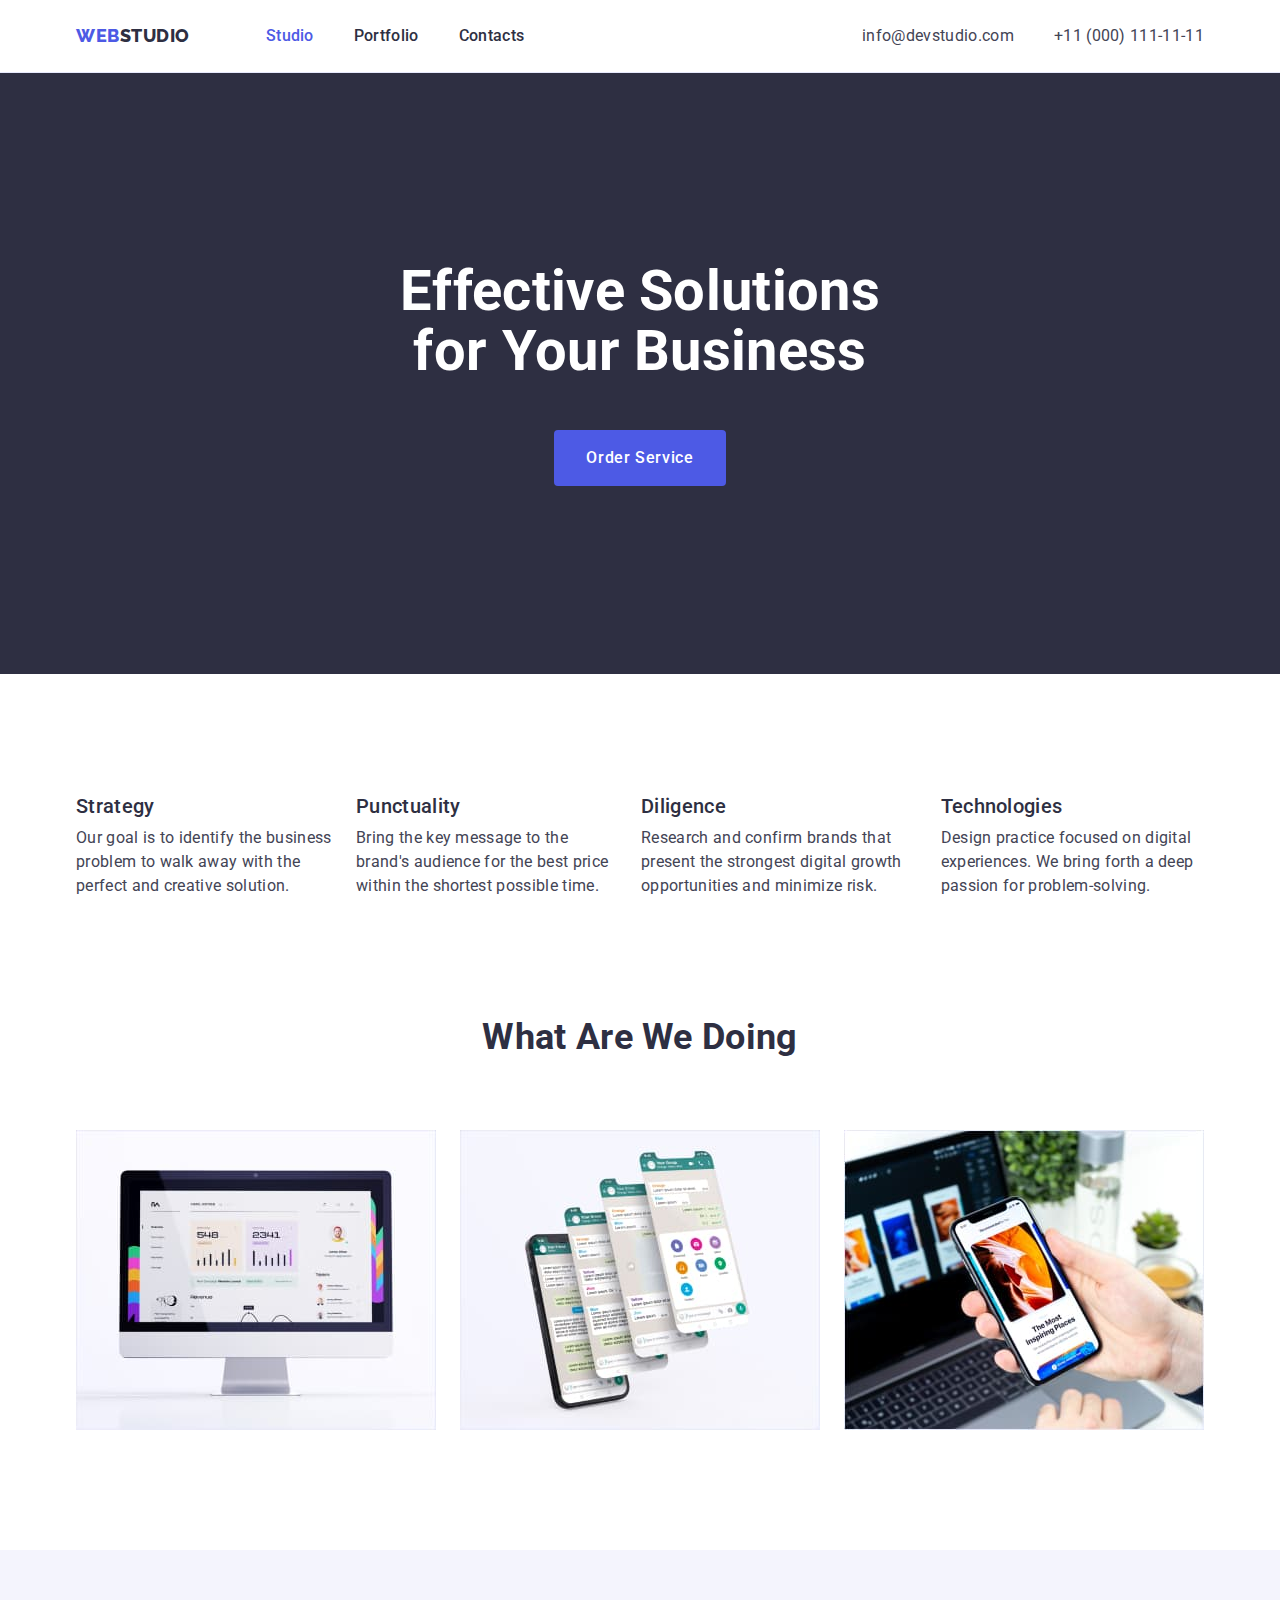
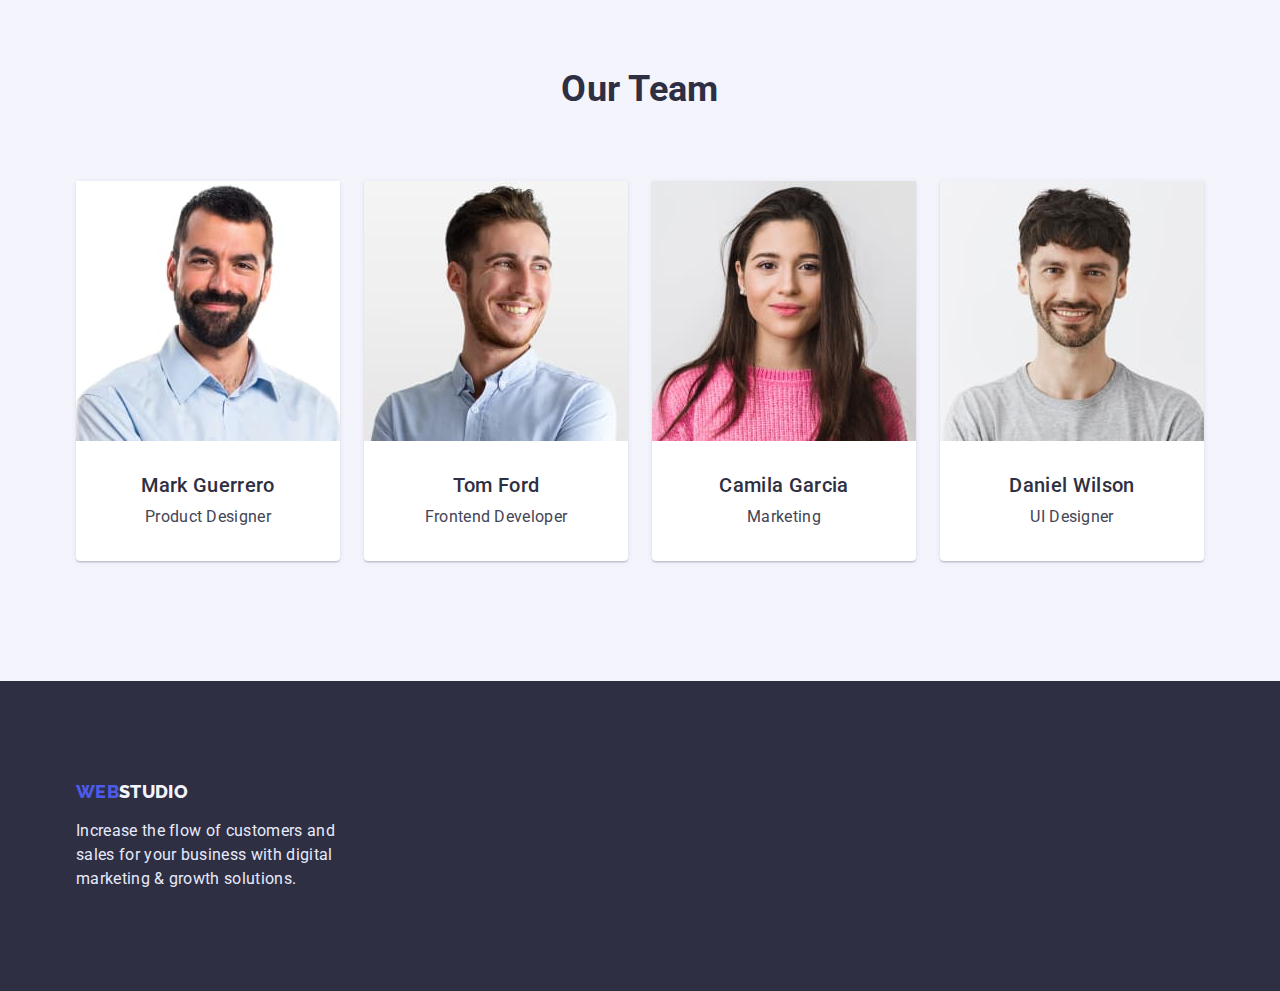
<file: index.html>
<!DOCTYPE html>
<html lang="en">

<head>
    <meta charset="UTF-8">
    <meta http-equiv="X-UA-Compatible" content="IE=edge">
    <meta name="viewport" content="width=device-width, initial-scale=1.0">
    <title>WebStudio</title>
    <link rel="preconnect" href="https://fonts.googleapis.com">
    <link rel="preconnect" href="https://fonts.gstatic.com" crossorigin>
    <link
        href="https://fonts.googleapis.com/css2?family=Raleway:wght@800&family=Roboto:wght@400;500;700;900&display=swap"
        rel="stylesheet">
    <link rel="stylesheet"
        href="https://cdnjs.cloudflare.com/ajax/libs/modern-normalize/1.1.0/modern-normalize.min.css">
    <link rel="stylesheet" href="./css/styles.css">
</head>

<body>

    <!-- Header -->

    <header class="header">
        <div class="conteiner page-headrer-conteiner">

            <nav class="header-navigation"><a class="link header-logo" href="./index.html"><span
                        class="first-logo">Web</span><span class="second-logo">Studio</span></a>
                <ul class="list header-list">
                    <li><a class="link header-link current" href="">Studio</a></li>
                    <li><a class="link header-link" href="./portfolio.html">Portfolio</a></li>
                    <li><a class="link header-link" href="">Contacts</a></li>
                </ul>
            </nav>
            <address>
                <ul class="list contacts page-address-conteiner">
                    <li><a class="link contacts-mail" href="mailto:info@devstudio.com">info@devstudio.com</a></li>
                    <li><a class="link contacts-tel" href="tel:+110001111111">+11 (000) 111-11-11</a></li>

                </ul>
            </address>
        </div>
    </header>

    <!-- /Header -->

    <main>

        <!--  Hero -->

        <section class="hero">
            <div class="conteiner">
                <h1 class="hero-title">Effective Solutions
                    for Your Business</h1>
                <button class="hero-btn" type="button">Order Service</button>
            </div>
        </section>

        <!-- /Hero -->

        <!--  Advantages -->

        <section class="section advantages-bottom">
            <div class="conteiner">

                <h2 class="section-title visually-hidden">Advantages</h2>
                <ul class="list section-list">
                    <li>
                        <h3 class="title-list">Strategy</h3>
                        <p class="text-list">Our goal is to identify the business
                            problem to walk away with the perfect and creative solution. </p>
                    </li>
                    <li>
                        <h3 class="title-list">Punctuality</h3>
                        <p class="text-list">Bring the key message to the brand's audience for the best price within the
                            shortest possible
                            time.</p>
                    </li>
                    <li>
                        <h3 class="title-list">Diligence</h3>
                        <p class="text-list">Research and confirm brands that present the strongest digital growth
                            opportunities and minimize
                            risk.</p>
                    </li>
                    <li>
                        <h3 class="title-list">Technologies</h3>
                        <p class="text-list">Design practice focused on digital experiences. We bring forth a deep
                            passion
                            for
                            problem-solving.</p>
                    </li>
                </ul>
            </div>
        </section>

        <!--  /Advantages -->

        <!-- Working direction -->

        <section class="section">
            <div class="conteiner">
                <h2 class="section-title">What are we doing</h2>
                <ul class="list section-list">
                    <li>
                        <img src="./images/img1.jpg" alt="computer" width="360" height="300">
                    </li>
                    <li>
                        <img src="./images/img2.jpg" alt="messenger" width="360" height="300">
                    </li>
                    <li>
                        <img src="./images/img3.jpg" alt="phone" width="360" height="300">
                    </li>
                </ul>
            </div>
        </section>

        <!-- /Working direction -->

        <!-- Our Team -->
        <section class="section team">
            <div class="conteiner">
                <h2 class="section-title">Our Team</h2>
                <ul class="list section-list">
                    <li class="bgr-color">
                        <img src="./images/img4.jpg" alt="Product Designer" width="264" height="260">
                        <div class="team-conteiner">
                            <h3 class="title-list">Mark Guerrero</h3>
                            <p class="text-list">Product Designer</p>
                        </div>
                    </li>
                    <li class="bgr-color">
                        <img src="./images/img5.jpg" alt="Frontend Developer" width="264" height="260">
                        <div class="team-conteiner">
                            <h3 class="title-list">Tom Ford</h3>
                            <p class="text-list">Frontend Developer</p>
                        </div>
                    </li>
                    <li class="bgr-color">

                        <img src="./images/img6.jpg" alt="Marketing" width="264" height="260">
                        <div class="team-conteiner">
                            <h3 class="title-list">Camila Garcia</h3>
                            <p class="text-list">Marketing</p>
                        </div>
                    </li>
                    <li class="bgr-color">
                        <img src="./images/img7.jpg" alt="UI Designer" width="264" height="260">

                        <div class="team-conteiner">
                            <h3 class="title-list">Daniel Wilson</h3>
                            <p class="text-list">UI Designer</p>
                        </div>
                    </li>
                </ul>
            </div>
        </section>

        <!-- /Our Team -->

    </main>

    <!-- footer -->
    <footer class="footer">
        <div class="conteiner">
            <a class="link footer-link" href="./index.html"><span class="first-logo">Web</span>Studio</a>
            <p class="footer-text">Increase the flow of customers and sales for your business with digital marketing &
                growth solutions.</p>
        </div>
    </footer>
    <!-- /footer -->
</body>

</html>
</file>
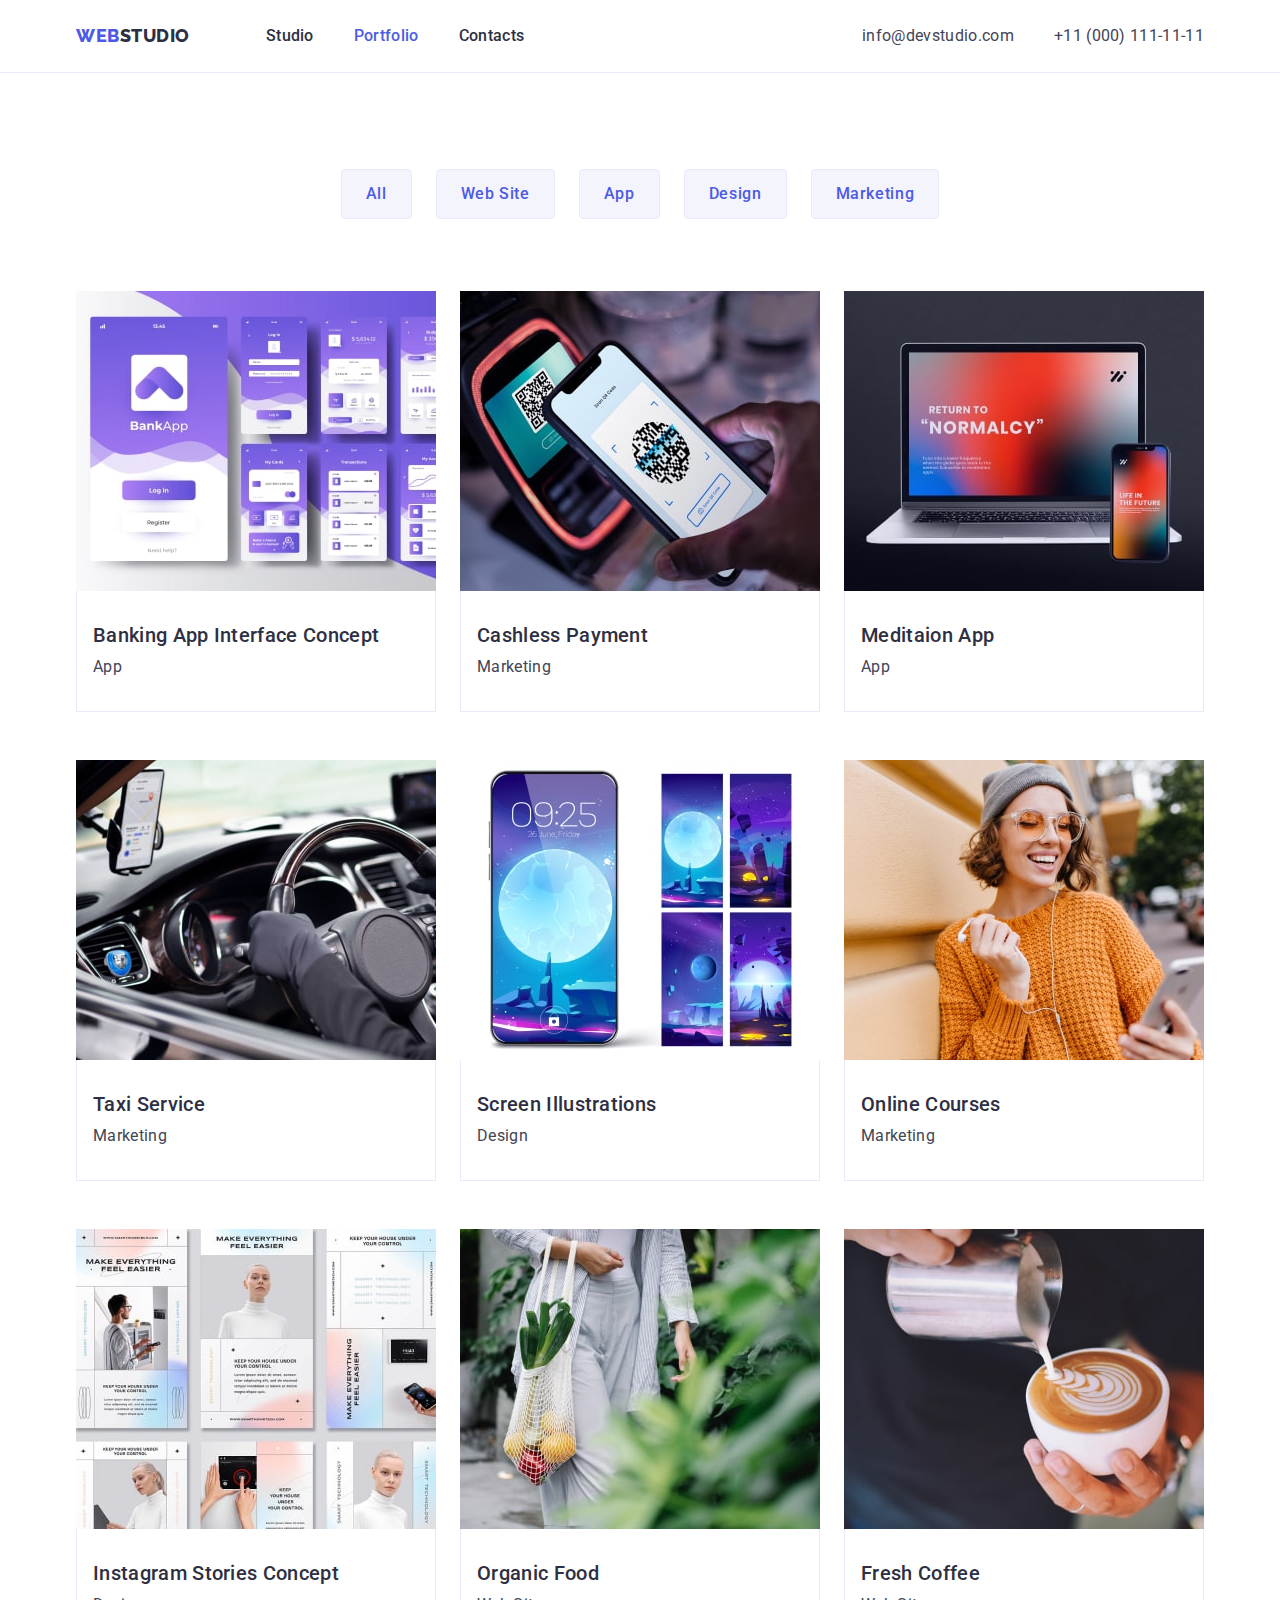
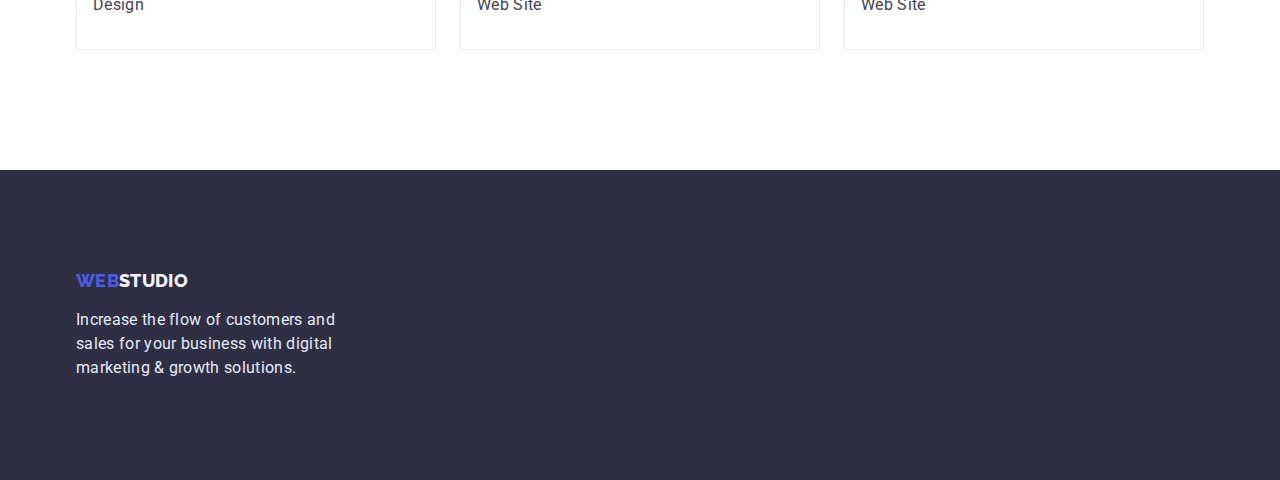
<file: portfolio.html>
<!DOCTYPE html>
<html lang="en">

<head>
    <meta charset="UTF-8">
    <meta http-equiv="X-UA-Compatible" content="IE=edge">
    <meta name="viewport" content="width=device-width, initial-scale=1.0">
    <title>Portfolio</title>
    <link rel="preconnect" href="https://fonts.googleapis.com">
    <link rel="preconnect" href="https://fonts.gstatic.com" crossorigin>
    <link
        href="https://fonts.googleapis.com/css2?family=Raleway:wght@800&family=Roboto:wght@400;500;700;900&display=swap"
        rel="stylesheet">
    <link rel="stylesheet"
        href="https://cdnjs.cloudflare.com/ajax/libs/modern-normalize/1.1.0/modern-normalize.min.css">
    <link rel="stylesheet" href="./css/styles.css">
</head>

<body>
    <!-- Header -->
    <header class="header">
        <div class="conteiner page-headrer-conteiner">
            <nav class="header-navigation"><a class="link header-logo" href="./index.html"><span
                        class="first-logo">Web</span><span class="second-logo">Studio</span></a>
                <ul class="list header-list">
                    <li><a class="link header-link" href="./index.html">Studio</a></li>
                    <li><a class="link header-link current" href="">Portfolio</a></li>
                    <li><a class="link header-link" href="">Contacts</a></li>
                </ul>
            </nav>
            <address>
                <ul class="list contacts page-address-conteiner">
                    <li><a class="link contacts-mail" href="mailto:info@devstudio.com">info@devstudio.com</a></li>
                    <li><a class="link contacts-tel" href="tel:+110001111111">+11 (000) 111-11-11</a></li>

                </ul>
            </address>
        </div>
    </header>
    <!-- /Header -->

    <main>
        <section class="section-portfolio">
            <div class="conteiner">
                <h1 class="visually-hidden">Portfolio</h1>

                <!-- Navigation filter -->
                <ul class="list filter-list">
                    <li><button class="filter-btn btn-activ" type="button">All</button></li>
                    <li><button class="filter-btn" type="button">Web Site</button></li>
                    <li><button class="filter-btn" type="button">App</button></li>
                    <li><button class="filter-btn" type="button">Design</button></li>
                    <li><button class="filter-btn" type="button">Marketing</button></li>
                </ul>

                <!-- /Navigation filter -->

                <!-- Portfolio -->


                <ul class="list cards-wrapper">
                    <li>
                        <a class="link " href="">
                            <img src="./images/portfolio1.jpg" alt="Banking App Interface " width="360" height="300">
                            <div class="border">
                                <h2 class="title-list">Banking App Interface Concept</h2>
                                <p class="text-list">App</p>
                            </div>
                        </a>
                    </li>
                    <li>
                        <a class="link " href="">
                            <img src="./images/portfolio2.jpg" alt="Cashless Payment" width="360" height="300">
                            <div class="border">
                                <h2 class="title-list">Cashless Payment</h2>
                                <p class="text-list">Marketing</p>
                            </div>
                        </a>
                    </li>
                    <li>
                        <a class="link " href="">
                            <img src="./images/portfolio3.jpg" alt="Meditaion App" width="360" height="300">
                            <div class="border">
                                <h2 class="title-list">Meditaion App</h2>
                                <p class="text-list">App</p>
                            </div>
                        </a>
                    </li>
                    <li>
                        <a class="link " href="">
                            <img src="./images/portfolio4.jpg" alt="Taxi Service" width="360" height="300">
                            <div class="border">
                                <h2 class="title-list">Taxi Service</h2>
                                <p class="text-list">Marketing</p>
                            </div>
                        </a>
                    </li>
                    <li>
                        <a class="link " href="">
                            <img src="./images/portfolio5.jpg" alt="Screen Illustrations" width="360" height="300">
                            <div class="border">
                                <h2 class="title-list">Screen Illustrations</h2>
                                <p class="text-list">Design</p>
                            </div>
                        </a>
                    </li>
                    <li>
                        <a class="link " href="">
                            <img src="./images/portfolio6.jpg" alt="Online Courses" width="360" height="300">
                            <div class="border">
                                <h2 class="title-list">Online Courses</h2>
                                <p class="text-list">Marketing</p>
                            </div>
                        </a>
                    </li>
                    <li>
                        <a class="link " href="">
                            <img src="./images/portfolio7.jpg" alt="Instagram Stories Concept" width="360" height="300">
                            <div class="border">
                                <h2 class="title-list">Instagram Stories Concept</h2>
                                <p class="text-list">Design</p>
                            </div>
                        </a>
                    </li>
                    <li>
                        <a class="link " href="">
                            <img src="./images/portfolio8.jpg" alt="Organic Food" width="360" height="300">
                            <div class="border">
                                <h2 class="title-list">Organic Food</h2>
                                <p class="text-list">Web Site</p>
                            </div>
                        </a>
                    </li>
                    <li>
                        <a class="link " href="">
                            <img src="./images/portfolio9.jpg" alt="Fresh Coffee" width="360" height="300">
                            <div class="border">
                                <h2 class="title-list">Fresh Coffee</h2>
                                <p class="text-list">Web Site</p>
                            </div>
                        </a>
                    </li>
                </ul>
            </div>
        </section>

    </main>

    <!-- footer -->
    <footer class="footer">
        <div class="conteiner">
            <a class="link footer-link" href="./index.html"><span class="first-logo">Web</span>Studio</a>
            <p class="footer-text">Increase the flow of customers and sales for your business with digital marketing &
                growth solutions.</p>
        </div>
    </footer>
    <!-- /footer -->

</body>

</html>
</file>
<file: css/styles.css>
:root {
    --primery-text-color: #434455;
    --title-text-color: #2E2F42;
    --accent-color: #4D5AE5;
}

body {
    font-family: 'Roboto', sans-serif;
    font-size: 16px;
    line-height: 1.5;
    letter-spacing: 0.02em;
    background-color: #ffffff;
    color: var(--primery-text-color);
}

.conteiner {
    max-width: 1158px;
    padding: 0 15px;
    margin: 0 auto;
}

.section {
    padding-top: 120px;
    padding-bottom: 120px;

}


/* -----------------Сброс--------------- */

h1,
h2,
h3,
h4,
p,
ul {
    margin-top: 0;
    margin-bottom: 0;
}

ul {
    padding-left: 0;
}

img {
    display: block;
    max-width: 100%;
    height: auto;
}

.list {
    list-style: none;
}

.link {
    text-decoration: none;
    font-style: normal;
}



/*------------------Header------------------ */
.header {
    padding-top: 24px;
    padding-bottom: 24px;
    border-bottom: 1px solid #E7E9FC;
}

.page-headrer-conteiner {
    display: flex;
    align-items: center;
    justify-content: space-between;
}


.header-logo {
    text-transform: uppercase;
    font-family: 'Raleway';
    font-weight: 800;
    font-size: 18px;
    line-height: 1.3;
    letter-spacing: 0.03em;
    /* margin: 24px 76px 24px auto; */
    margin-right: 76px;
}

.header-navigation {
    color: var(--title-text-color);
    font-weight: 500;

    display: flex;
}



.second-logo {
    color: var(--title-text-color);
}

.page-address-conteiner {
    display: flex;
    align-items: center;
    gap: 40px;

}


.contacts-mail,
.contacts-tel {
    color: var(--primery-text-color);
}

.header-logo:hover,
.header-logo:focus,
.header-link:hover,
.header-link:focus,
.contacts-mail:hover,
.contacts-mail:focus,
.contacts-tel:hover,
.contacts-tel:focus {
    color: #404BBF;
}

.header-list {
    display: flex;
    gap: 40px;
    align-items: center;

}

.header-link {
    font-weight: 500;
    color: var(--title-text-color);

}



.first-logo,
.current {
    color: var(--accent-color);
}

/* -----------------Hero--------------- */
.hero {
    background-color: #2E2F42;
    text-align: center;
    padding-top: 188px;
    padding-bottom: 188px;


}

.hero-title {
    display: flex;
    font-weight: 700;
    font-size: 56px;
    line-height: 1.08;
    text-align: center;
    color: #ffffff;

    margin-left: auto;
    margin-right: auto;


    width: 496px;
    margin-bottom: 48px;
    padding: 188px auto 292px auto;
}

.hero-btn {
    cursor: pointer;
    font-family: inherit;
    font-size: 16px;
    line-height: 1.5;
    font-weight: 500;
    letter-spacing: 0.04em;
    background-color: var(--accent-color);
    color: #ffffff;

    border-radius: 4px;
    border: 0;



    display: block;
    margin: 0 auto;

    padding: 16px 32px;

}

.hero-btn:hover,
.hero-btn:focus,
.filter-btn:hover,
.filter-btn:focus {
    background-color: #404BBF;
}

/* --------------------Advantages ---------------------*/


.section-title {
    color: var(--title-text-color);
    font-weight: 700;
    font-size: 36px;
    line-height: 1.1;
    text-align: center;
    text-transform: capitalize;
    margin-bottom: 72px;
}

.advantages-bottom {
    padding-bottom: 0;
}

.section-list {
    display: flex;
    gap: 24px;
}


.visually-hidden {
    position: absolute;
    width: 1px;
    height: 1px;
    margin: -1px;
    border: 0;
    padding: 0;
    white-space: nowrap;
    clip-path: inset(100%);
    clip: rect(0 0 0 0);
    overflow: hidden;
}

.title-list {
    font-weight: 500;
    font-size: 20px;
    line-height: 1.2;
    color: var(--title-text-color);
}

.text-list {
    color: var(--primery-text-color);
}




/*-----------------Our Team-------------------*/
.team {
    background-color: #F4F4FD;


}

.bgr-color {
    background-color: #ffffff;
    background: #FFFFFF;
    box-shadow: 0px 1px 6px rgba(46, 47, 66, 0.08), 0px 1px 1px rgba(46, 47, 66, 0.16), 0px 2px 1px rgba(46, 47, 66, 0.08);
    border-radius: 0px 0px 4px 4px;

}

.team-conteiner {
    text-align: center;
    padding: 32px 0;

}

.title-list {
    margin-bottom: 8px;
}

/* footer */
.footer {
    background-color: #2E2F42;
    align-items: center;
    padding-top: 100px;
    padding-bottom: 100px;
    align-content: flex-start;
}

.footer-link {
    font-family: 'Raleway';
    font-weight: 800;
    font-size: 18px;
    line-height: 1.16;
    color: #F4F4FD;
    text-transform: uppercase;
    margin-bottom: 16px;
    display: inline-block;

}

.footer-text {
    color: #E7E9FC;
    width: 264px;
}

/* ----------------Navigation filter----------------- */

.section-portfolio {
    padding-top: 96px;
    padding-bottom: 120px;
}

.filter-list {
    display: flex;
    margin-bottom: 72px;
    justify-content: center;
    gap: 24px;


}


.filter-btn {
    cursor: pointer;
    font-weight: 500;
    font-size: 16px;
    line-height: 1.5;
    display: flex;
    align-items: center;
    text-align: center;
    letter-spacing: 0.04em;
    color: #4D5AE5;
    background: #F4F4FD;
    padding: 12px 24px;



    border: 1px solid #E7E9FC;
    border-radius: 4px;

}

.filter-btn:hover,
.filter-btn:focus {
    color: #ffffff;
    background-color: #404BBF;

    border-radius: 4px;
    border-color: #404BBF;
}

.cards-wrapper {
    display: flex;
    flex-wrap: wrap;
    gap: 48px;
    column-gap: 24px;


}

.wrapper-border {}


.border {
    background: #FFFFFF;
    border: 1px solid #E7E9FC;
    border-top: 0;
    padding: 32px 16px;



}
</file>
